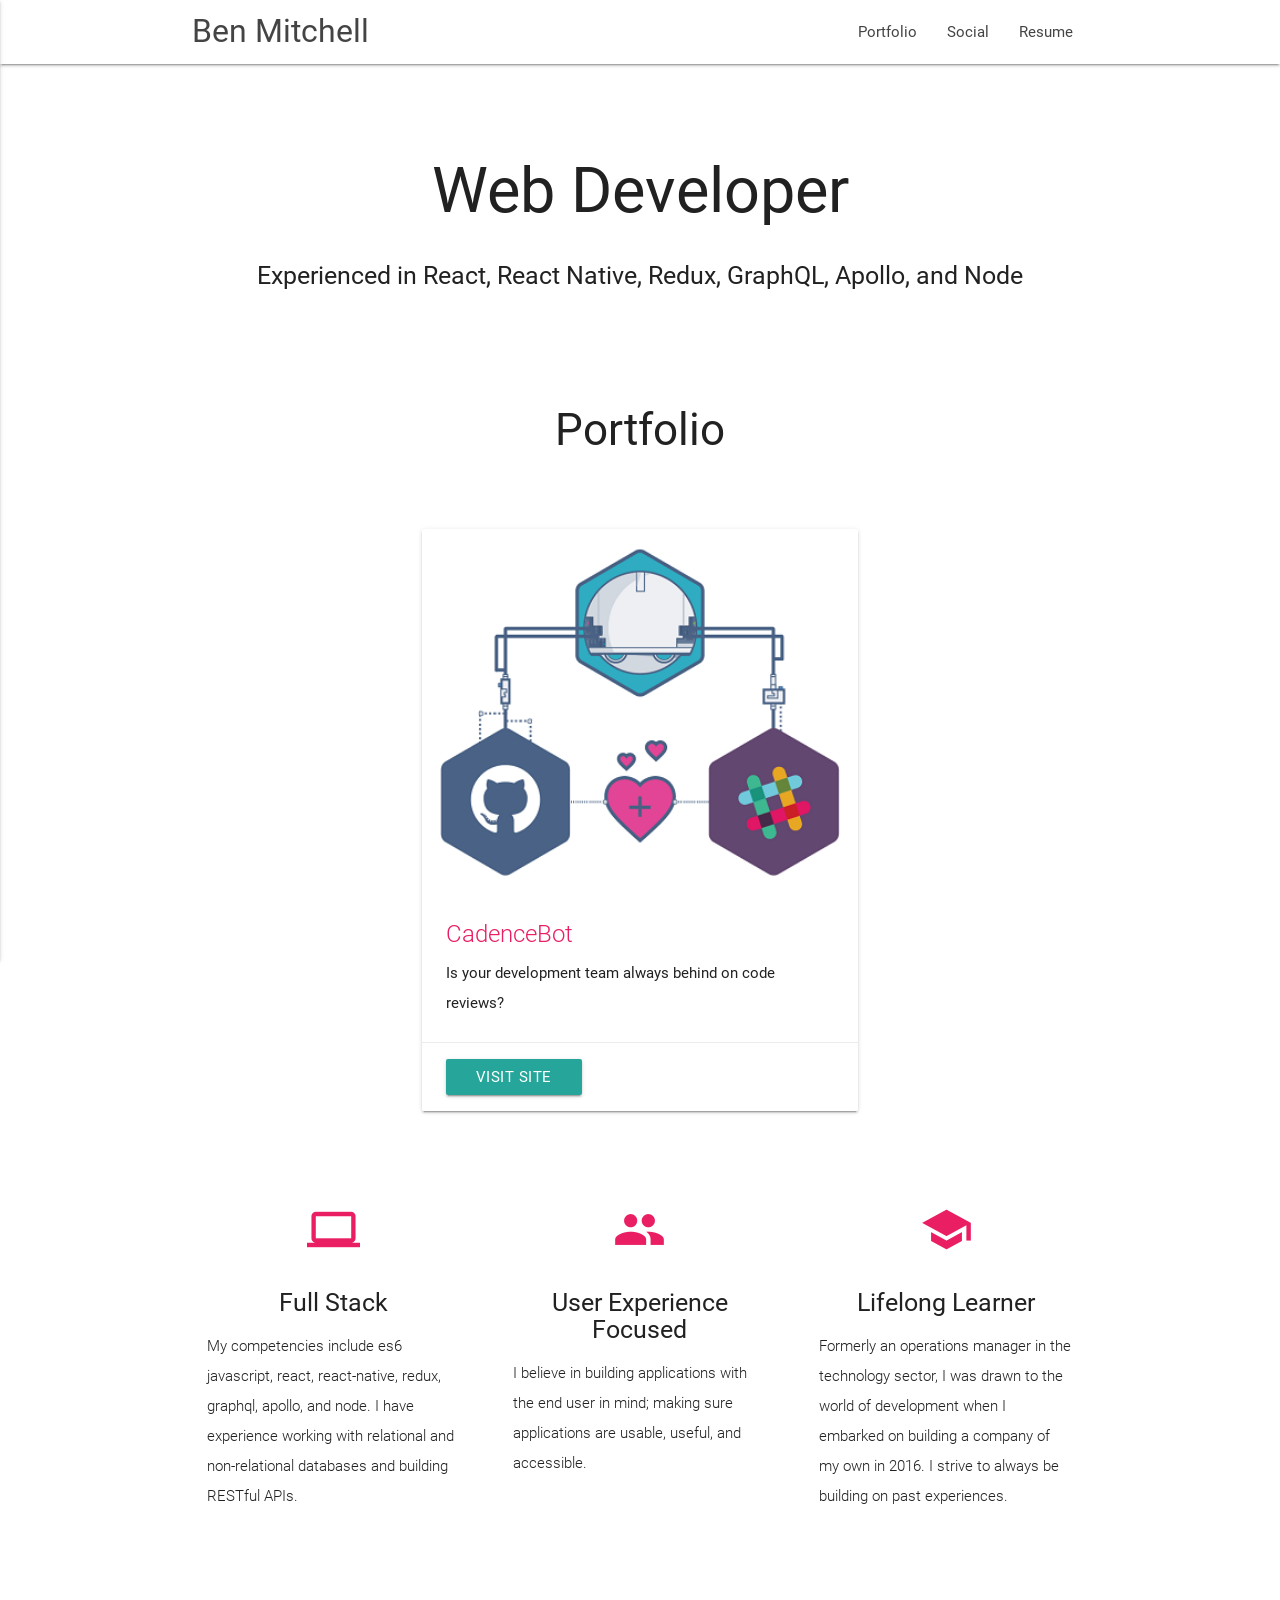
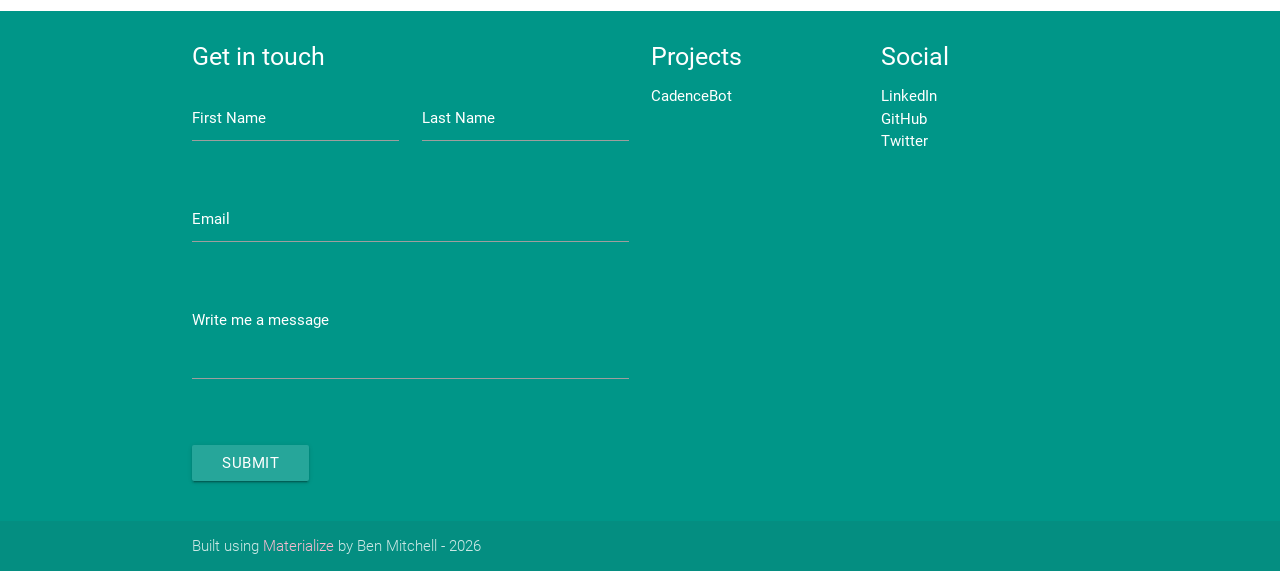
<file: index.html>
<!DOCTYPE html>
<html lang="en">

<head>
  <meta http-equiv="Content-Type" content="text/html; charset=UTF-8" />
  <meta name="viewport" content="width=device-width, initial-scale=1, maximum-scale=1.0, user-scalable=no" />
  <title>Ben Mitchell - Web Developer</title>

  <!-- CSS  -->
  <link href="https://fonts.googleapis.com/icon?family=Material+Icons" rel="stylesheet">
  <link href="css/materialize.min.css" type="text/css" rel="stylesheet" media="screen,projection" />
  <link href="css/style.css" type="text/css" rel="stylesheet" media="screen,projection" />
</head>

<body>
  <nav class="white" role="navigation">
    <div class="nav-wrapper container">
      <a id="logo-container" href="./index.html" class="brand-logo">Ben Mitchell</a>
      <ul class="right hide-on-med-and-down">
        <li>
          <a href="#portfolio">Portfolio</a>
        </li>
        <li>
          <a href="#social">Social</a>
        </li>
        <li>
          <a href="files/BenMitchell_Resume-WebDeveloper-trimmed.pdf" target="_blank" rel="noopener noreferrer">Resume</a>
        </li>
      </ul>

      <ul id="nav-mobile" class="side-nav">
        <li>
          <a href="#portfolio">Portfolio</a>
        </li>
        <li>
          <a href="#social">Social</a>
        </li>
        <li>
          <a href="files/BenMitchell_Resume-WebDeveloper.pdf" target="_blank" rel="noopener noreferrer">Resume</a>
        </li>
      </ul>
      <a href="#" data-activates="nav-mobile" class="button-collapse">
        <i class="material-icons">menu</i>
      </a>
    </div>
  </nav>

  <div id="index-banner">
    <div class="section no-pad-bot">
      <div class="container">
        <br>
        <br>
        <h1 class="header center">Web Developer</h1>
        <div class="row center">
          <h5 class="header col s12">Experienced in React, React Native, Redux, GraphQL, Apollo, and Node</h5>
        </div>
      </div>
    </div>
  </div>

  <div class="container -paddingTop">
    <div class="section">
      <div class="row">
        <div id="portfolio" class="col s12 center">
          <h3 class="-paddingBottom">Portfolio</h4>
        </div>
        <div class="col m3">
        </div>
        <div class="col s12 m6">
          <div class="card">
            <div class="card-image" style="padding: 16px;">
              <img class="activator" src="img/hero-banner-new.png">
            </div>
            <div class="card-content">
              <span class="card-title activator pink-text">CadenceBot</span>
              <p>
                <span class="activator">Is your development team always behind on code reviews?</span>
              </p>
            </div>
            <div class="card-reveal">
              <span class="card-title activator pink-text">CadenceBot</span>
              <p>CadenceBot reduces complexity in the code review process by being your main point of contact for everything
                involving code reviews. Integrating with both Slack and Github, your team is now able to manage their code
                reviews directly in Slack.</p>
            </div>
            <div class="card-action">
              <a class="btn waves-effect waves-teal" href="https://cadencebot.com" target="_blank" rel="noopener noreferrer">Visit Site</a>
            </div>
          </div>
        </div>
        <div class="col m3">
        </div>
      </div>
    </div>
  </div>

  <div class="container -paddingBottom">
    <div class="section">

      <!--   Icon Section   -->
      <div class="row">
        <div class="col s12 m4">
          <div class="icon-block">
            <h2 class="center pink-text">
              <i class="material-icons">computer</i>
            </h2>
            <h5 class="center">Full Stack</h5>

            <p class="light">My competencies include es6 javascript, react, react-native, redux, graphql, apollo, and node. I have experience
              working with relational and non-relational databases and building RESTful APIs.
            </p>
          </div>
        </div>

        <div class="col s12 m4">
          <div class="icon-block">
            <h2 class="center pink-text">
              <i class="material-icons">group</i>
            </h2>
            <h5 class="center">User Experience Focused</h5>

            <p class="light">I believe in building applications with the end user in mind; making sure applications are usable, useful, and
              accessible.
            </p>
          </div>
        </div>

        <div class="col s12 m4">
          <div class="icon-block">
            <h2 class="center pink-text">
              <i class="material-icons">school</i>
            </h2>
            <h5 class="center">Lifelong Learner</h5>

            <p class="light">Formerly an operations manager in the technology sector, I was drawn to the world of development when I embarked
              on building a company of my own in 2016. I strive to always be building on past experiences.</p>
          </div>
        </div>
      </div>

    </div>
  </div>

  <footer class="page-footer teal">
    <div class="container">
      <div class="row">
        <div class="col l6 s12">
          <h5 class="white-text">Get in touch</h5>
          <div class="row">
            <form id="contact" class="col s12 white-text" action="https://formspree.io/ben.mitchell01+willbenmitch@gmail.com" method="POST">
              <div class="row">
                <div class="input-field col s12 l6">
                  <input id="first_name" type="text" name="first_name" class="validate white-text">
                  <label for="first_name" class="white-text">First Name</label>
                </div>
                <div class="input-field col s12 l6">
                  <input id="last_name" type="text" name="last_name" class="validate white-text">
                  <label for="last_name" class="white-text">Last Name</label>
                </div>
              </div>
              <div class="row">
                <div class="input-field col s12">
                  <input id="email" type="email" name="email" class="validate white-text">
                  <label for="email" class="white-text">Email</label>
                </div>
              </div>
              <div class="row">
                <div class="col s12">
                  <div class="row">
                    <div class="input-field col s12">
                      <textarea id="content" type="textarea" name="content" class="materialize-textarea white-text"></textarea>
                      <label for="content" data-error="wrong" data-success="right" class="white-text">Write me a message</label>
                    </div>
                  </div>
                </div>
              </div>
              <input type="submit" name="submit" class="btn" />
            </form>
          </div>


        </div>
        <div id="projects" class="col l3 s12">
          <h5 class="white-text">Projects</h5>
          <ul>
            <li>
              <a class="white-text" href="http://cadencebot.com" target="_blank" rel="noopener noreferrer">CadenceBot</a>
            </li>
            <!--<li><a class="white-text" href="https://uniqueio.herokuapp.com" target="_blank" rel="noopener noreferrer">UniqueIO</a></li>-->
          </ul>
        </div>
        <div id="social" class="col l3 s12">
          <h5 class="white-text">Social</h5>
          <ul>
            <li>
              <a class="white-text" href="https://www.linkedin.com/in/willbenmitchell/" target="_blank" rel="noopener noreferrer">LinkedIn</a>
            </li>
            <li>
              <a class="white-text" href="https://github.com/willbenmitch" target="_blank" rel="noopener noreferrer">GitHub</a>
            </li>
            <li>
              <a class="white-text" href="https://twitter.com/WillBenMitchell" target="_blank" rel="noopener noreferrer">Twitter</a>
            </li>
          </ul>
        </div>
      </div>
    </div>
    <div class="footer-copyright">
      <div class="container">
        Built using
        <a class="pink-text text-lighten-4" href="http://materializecss.com" target="_blank" rel="noopener noreferrer">Materialize</a> by Ben Mitchell - <span class="live-date"></span>
      </div>
    </div>
  </footer>


  <!--  Scripts-->
  <script src="https://code.jquery.com/jquery-2.1.1.min.js"></script>
  <script src="js/materialize.min.js"></script>
  <script src="js/init.js"></script>

</body>

</html>
</file>
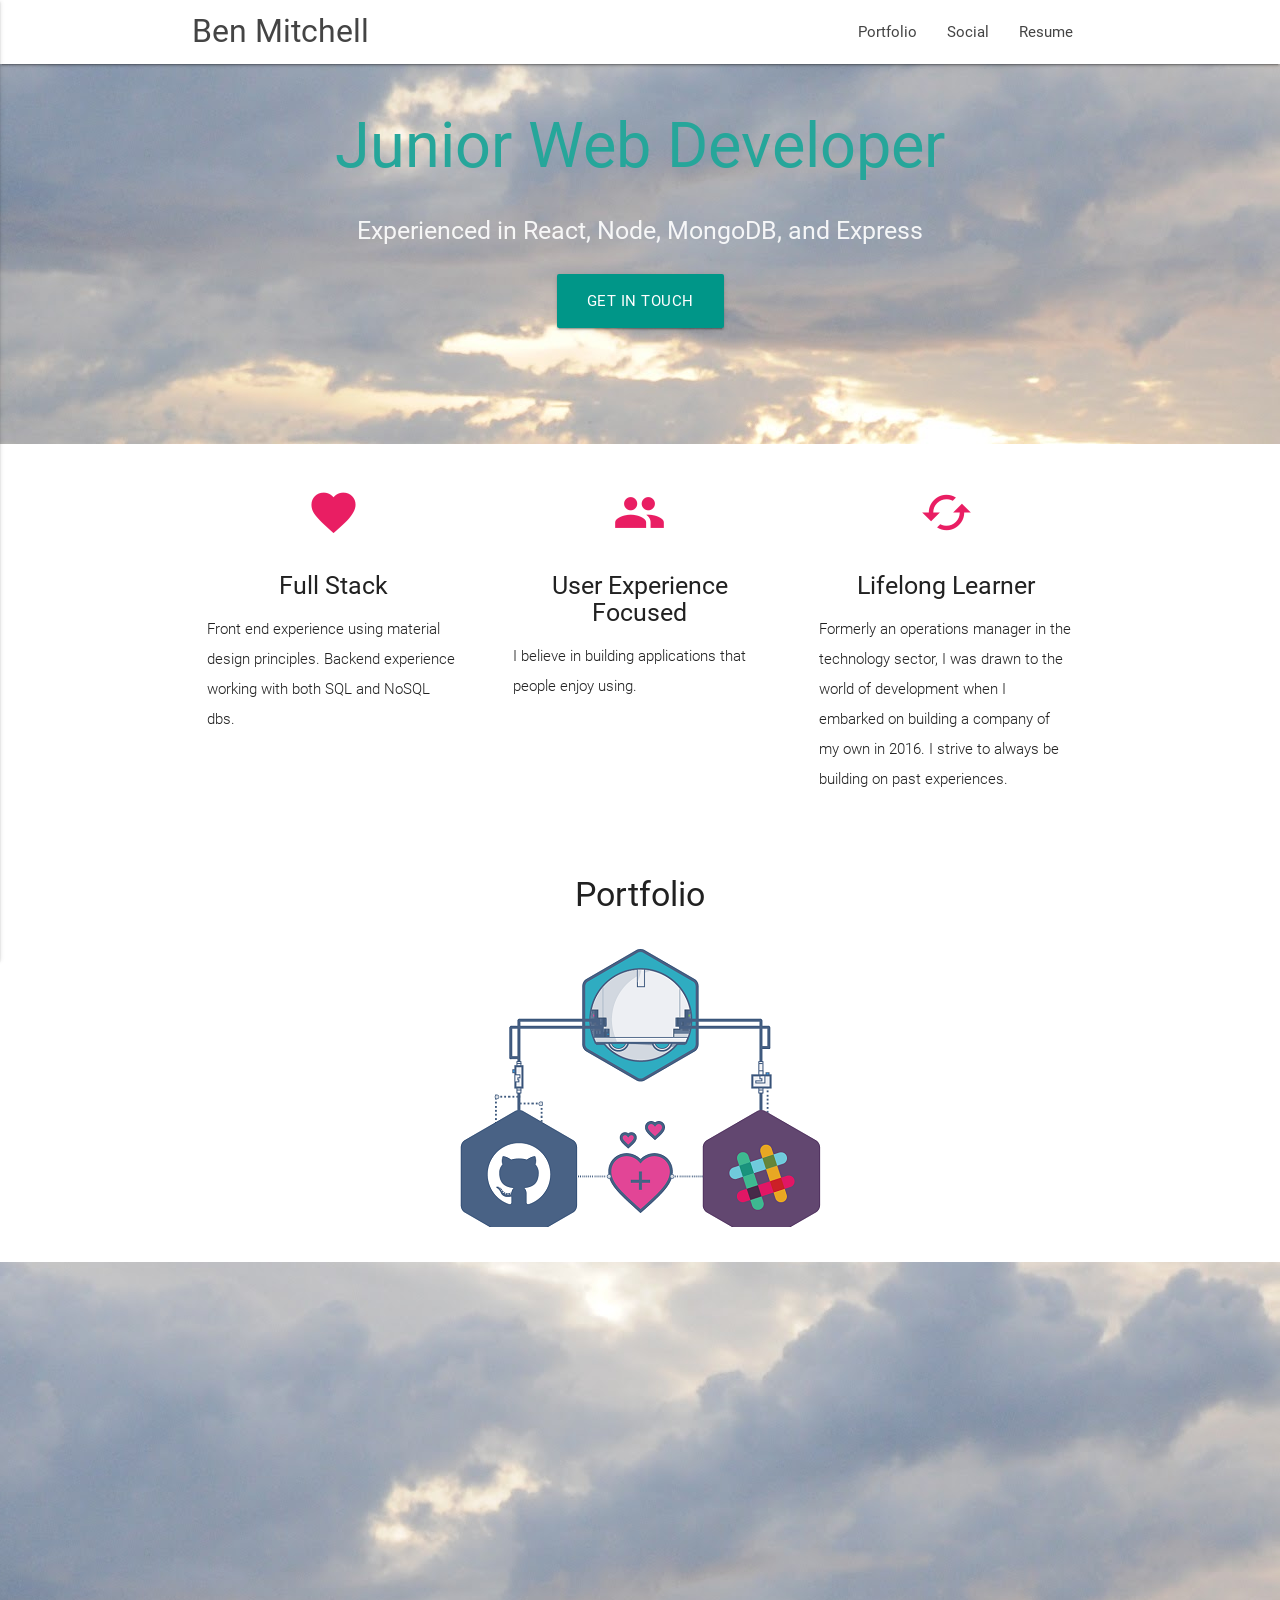
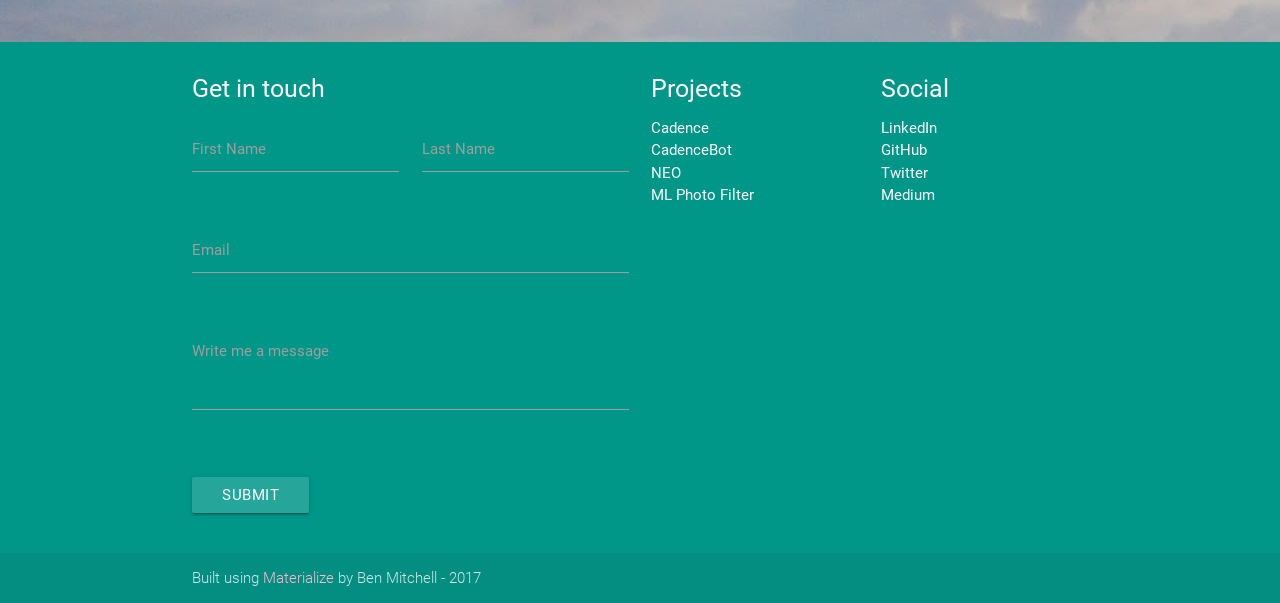
<file: docs/index.html>
<!DOCTYPE html>
<html lang="en">
<head>
  <meta http-equiv="Content-Type" content="text/html; charset=UTF-8"/>
  <meta name="viewport" content="width=device-width, initial-scale=1, maximum-scale=1.0, user-scalable=no"/>
  <title>Ben Mitchell - Web Developer</title>

  <!-- CSS  -->
  <link href="https://fonts.googleapis.com/icon?family=Material+Icons" rel="stylesheet">
  <link href="css/materialize.css" type="text/css" rel="stylesheet" media="screen,projection"/>
  <link href="css/style.css" type="text/css" rel="stylesheet" media="screen,projection"/>
</head>
<body>
  <nav class="white" role="navigation">
    <div class="nav-wrapper container">
      <a id="logo-container" href="./index.html" class="brand-logo">Ben Mitchell</a>
      <ul class="right hide-on-med-and-down">
        <li><a href="#portfolio">Portfolio</a></li>
        <li><a href="#social">Social</a></li>
        <li><a href="files/BenMitchell_Resume-WebDeveloper.pdf" target="_blank" rel="noopener noreferrer">Resume</a></li>
      </ul>

      <ul id="nav-mobile" class="side-nav">
        <li><a href="#">Portfolio</a></li>
        <li><a href="#">Social</a></li>
        <li><a href="#">Resume</a></li>
      </ul>
      <a href="#" data-activates="nav-mobile" class="button-collapse"><i class="material-icons">menu</i></a>
    </div>
  </nav>

  <div id="index-banner" class="parallax-container">
    <div class="section no-pad-bot">
      <div class="container">
        <br><br>
        <h1 class="header center teal-text text-lighten-1">Junior Web Developer</h1>
        <div class="row center">
          <h5 class="header col s12">Experienced in React, Node, MongoDB, and Express</h5>
        </div>
        <div class="row center">
          <a href="#contact" id="download-button" class="btn-large waves-effect waves-light teal">Get in touch</a>
        </div>
        <br><br>

      </div>
    </div>
    <div class="parallax"><img class="" src="./img/DSC_8917.jpg" alt="Unsplashed background img 1"></div>
  </div>


  <div class="container">
    <div class="section">

      <!--   Icon Section   -->
      <div class="row">
        <div class="col s12 m4">
          <div class="icon-block">
            <h2 class="center pink-text"><i class="material-icons">favorite</i></h2>
            <h5 class="center">Full Stack</h5>

            <p class="light">Front end experience using material design principles. Backend experience working with both SQL and NoSQL dbs.</p>
          </div>
        </div>

        <div class="col s12 m4">
          <div class="icon-block">
            <h2 class="center pink-text"><i class="material-icons">group</i></h2>
            <h5 class="center">User Experience Focused</h5>

            <p class="light">I believe in building applications that people enjoy using.</p>
          </div>
        </div>

        <div class="col s12 m4">
          <div class="icon-block">
            <h2 class="center pink-text"><i class="material-icons">cached</i></h2>
            <h5 class="center">Lifelong Learner</h5>

            <p class="light">Formerly an operations manager in the technology sector, I was drawn to the world of development when I embarked on building a company of my own in 2016. I strive to always be building on past experiences.</p>
          </div>
        </div>
      </div>

    </div>
  </div>

  <div class="container">
    <div class="section">

      <div class="row">
        <div class="col s12 center">
          <h4>Portfolio</h4>
          <div class="carousel carousel-slider">
            <div class="carousel-item center">
              </br></br></br>
              <a href="https://cadencebot.com" target="_blank" rel="noopener noreferrer"><img src="img/hero-banner-new.png"></a>
            </div>
            <div class="carousel-item center">
              </br></br>
              <a href="https://getcadence.com" target="_blank" rel="noopener noreferrer"><img src="img/trouble-high-seas.png"></a>
            </div>
          </div>
        </div>
      </div>

    </div>
  </div>

  <div class="parallax-container valign-wrapper">
    <div class="section no-pad-bot">
      <div class="container">
        <div class="row center">
          <h5 class="header col s12 light"></h5>
        </div>
      </div>
    </div>
    <div class="parallax"><img src="./img/DSC_8917.jpg" alt="Unsplashed background img 3"></div>
  </div>

  <footer class="page-footer teal">
    <div class="container">
      <div class="row">
        <div class="col l6 s12">
          <h5 class="white-text">Get in touch</h5>
          <!--<p class="grey-text text-lighten-4"></p>-->
          <div class="row">
            <form id="contact" class="col s12 white-text" action="https://formspree.io/ben.mitchell01+willbenmitch@gmail.com" method="POST">
              <div class="row">
                <div class="input-field col s12 l6">
                  <input id="first_name" type="text" name="first_name" class="validate">
                  <label for="first_name">First Name</label>
                </div>
                <div class="input-field col s12 l6">
                  <input id="last_name" type="text" name="last_name" class="validate">
                  <label for="last_name">Last Name</label>
                </div>
              </div>
              <div class="row">
                <div class="input-field col s12">
                  <input id="email" type="email" name="email" class="validate">
                  <label for="email">Email</label>
                </div>
              </div>
              <div class="row">
                <div class="col s12">
                  <div class="row">
                    <div class="input-field col s12">
                      <textarea id="content" type="textarea" name="content" class="materialize-textarea"></textarea>
                      <label for="content" data-error="wrong" data-success="right">Write me a message</label>
                    </div>
                  </div>
                </div>
              </div>
              <input type="submit" name="submit" class="btn"/>
            </form>
          </div>


        </div>
        <div id="portfolio" class="col l3 s12">
          <h5 class="white-text">Projects</h5>
          <ul>
            <li><a class="white-text" href="http://getcadence.com" target="_blank" rel="noopener noreferrer">Cadence</a></li>
            <li><a class="white-text" href="http://cadencebot.com" target="_blank" rel="noopener noreferrer">CadenceBot</a></li>
            <li><a class="white-text" href="#!">NEO</a></li>
            <li><a class="white-text" href="#!">ML Photo Filter</a></li>
          </ul>
        </div>
        <div id="social" class="col l3 s12">
          <h5 class="white-text">Social</h5>
          <ul>
            <li><a class="white-text" href="https://www.linkedin.com/in/willbenmitchell/" target="_blank" rel="noopener noreferrer">LinkedIn</a></li>
            <li><a class="white-text" href="https://github.com/willbenmitch" target="_blank" rel="noopener noreferrer">GitHub</a></li>
            <li><a class="white-text" href="https://twitter.com/WillBenMitchell" target="_blank" rel="noopener noreferrer">Twitter</a></li>
            <li><a class="white-text" href="#!">Medium</a></li>
          </ul>
        </div>
      </div>
    </div>
    <div class="footer-copyright">
      <div class="container">
      Built using <a class="pink-text text-lighten-4" href="http://materializecss.com" target="_blank" rel="noopener noreferrer">Materialize</a> by Ben Mitchell - 2017
      </div>
    </div>
  </footer>


  <!--  Scripts-->
  <script src="https://code.jquery.com/jquery-2.1.1.min.js"></script>
  <script src="js/materialize.js"></script>
  <script src="js/init.js"></script>

  </body>
</html>
</file>
<file: css/style.css>
/* Custom Stylesheet */
/**
 * Use this file to override Materialize files so you can update
 * the core Materialize files in the future
 *
 * Made By MaterializeCSS.com
 */

nav ul a,
nav .brand-logo {
    color: #444;
}

p {
    line-height: 2rem;
}

.button-collapse {
    color: #26a69a;
}

.parallax-container {
    min-height: 380px;
    line-height: 0;
    height: auto;
    color: rgba(255, 255, 255, 0.9);
}
.parallax-container .section {
    width: 100%;
}

.parallax img {
    width: 100%;
}

@media only screen and (max-width: 992px) {
    .parallax-container .section {
        position: absolute;
        top: 40%;
    }
    #index-banner .section {
        top: 10%;
    }
}

@media only screen and (max-width: 600px) {
    #index-banner .section {
        top: 0;
    }

    .parallax-container {
        height: 65vh;
    }
}

.icon-block {
    padding: 0 15px;
}
.icon-block .material-icons {
    font-size: inherit;
}

footer.page-footer {
    margin: 0;
}

.-paddingBottom {
    padding-bottom: 50px;
}

.-paddingTop {
    padding-top: 50px;
}
</file>
<file: docs/css/style.css>
/* Custom Stylesheet */
/**
 * Use this file to override Materialize files so you can update
 * the core Materialize files in the future
 *
 * Made By MaterializeCSS.com
 */

nav ul a,
nav .brand-logo {
  color: #444;
}

p {
  line-height: 2rem;
}

.button-collapse {
  color: #26a69a;
}

.parallax-container {
  min-height: 380px;
  line-height: 0;
  height: auto;
  color: rgba(255,255,255,.9);
}
  .parallax-container .section {
    width: 100%;
  }

@media only screen and (max-width : 992px) {
  .parallax-container .section {
    position: absolute;
    top: 40%;
  }
  #index-banner .section {
    top: 10%;
  }
}

@media only screen and (max-width : 600px) {
  #index-banner .section {
    top: 0;
  }

  .parallax-container {
    height: 65vh;
  }
}

.icon-block {
  padding: 0 15px;
}
.icon-block .material-icons {
  font-size: inherit;
}

footer.page-footer {
  margin: 0;
}
</file>
